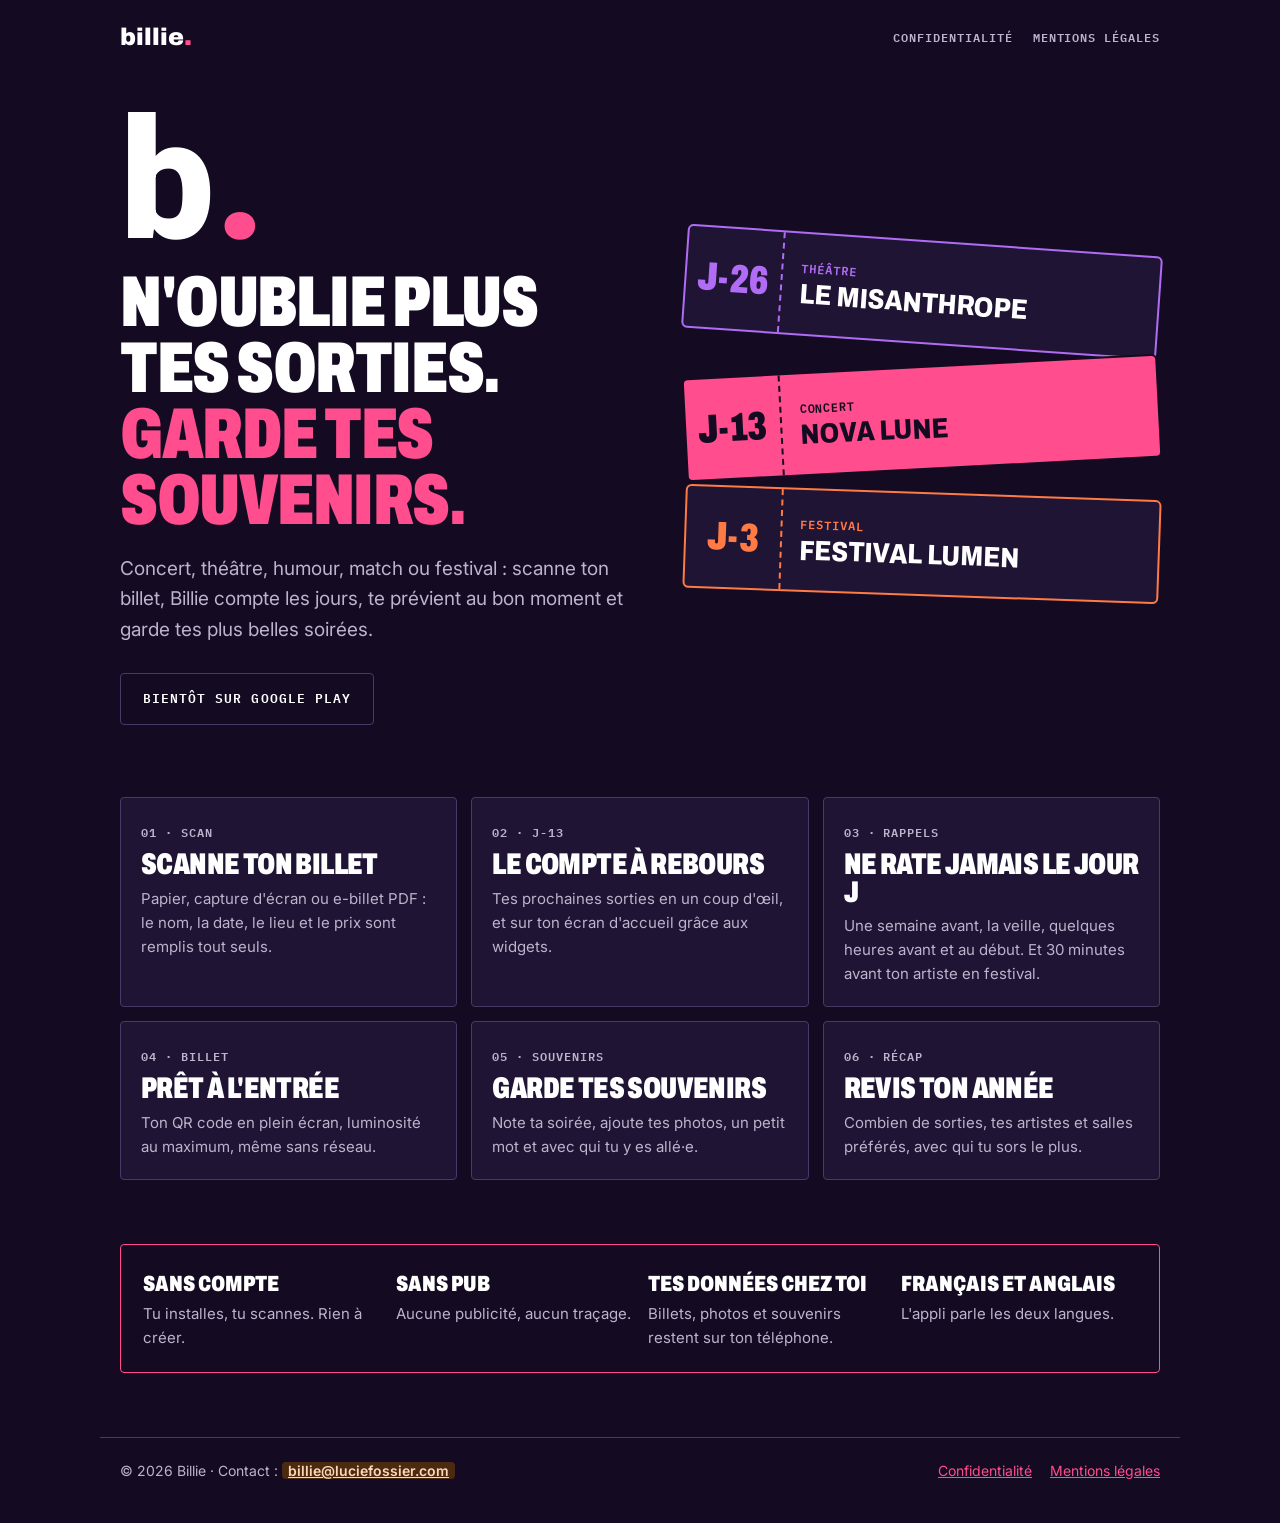
<file: index.html>
<!doctype html>
<html lang="fr">
<head>
<meta charset="utf-8">
<meta name="viewport" content="width=device-width, initial-scale=1">
<title>Billie : n'oublie plus tes sorties</title>
<meta name="description" content="Billie, l'appli Android pour scanner tes billets de concert, théâtre, humour, sport et festival : compte à rebours, rappels, widgets et souvenirs. Sans compte, sans pub, tes données restent sur ton téléphone.">
<meta property="og:title" content="Billie : n'oublie plus tes sorties">
<meta property="og:description" content="Scanne tes billets, suis le compte à rebours, garde tes souvenirs.">
<meta name="theme-color" content="#140B22">
<link rel="preconnect" href="https://fonts.googleapis.com">
<link rel="preconnect" href="https://fonts.gstatic.com" crossorigin>
<link rel="stylesheet" href="https://fonts.googleapis.com/css2?family=Archivo:wdth,wght@62..125,700..900&family=IBM+Plex+Mono:wght@600&family=Inter:wght@400;600&family=Roboto:wght@900&display=swap">
<link rel="icon" href="favicon.svg" type="image/svg+xml">
<link rel="stylesheet" href="style.css">
</head>
<body>
<header class="site">
  <a class="logo" href="./">billie<span>.</span></a>
  <nav aria-label="Navigation principale"><a href="confidentialite.html">Confidentialité</a><a href="mentions-legales.html">Mentions légales</a></nav>
</header>

<main>
  <section class="hero">
    <div>
      <p class="mark" aria-hidden="true">b<span class="dot">.</span></p>
      <h1 class="big">N'oublie plus tes sorties.<br><span class="dot">Garde tes souvenirs.</span></h1>
      <p class="lead">Concert, théâtre, humour, match ou festival : scanne ton billet, Billie compte les jours, te prévient au bon moment et garde tes plus belles soirées.</p>
      <span class="btn soon" aria-label="Bientôt disponible sur Google Play">Bientôt sur Google Play</span>
    </div>
    <div class="stubs" aria-hidden="true">
      <div class="stub s1"><span class="j">J-26</span><span class="t"><span class="cap">Théâtre</span><b>Le Misanthrope</b></span></div>
      <div class="stub s2 hot"><span class="j">J-13</span><span class="t"><span class="cap">Concert</span><b>Nova Lune</b></span></div>
      <div class="stub s3"><span class="j">J-3</span><span class="t"><span class="cap">Festival</span><b>Festival Lumen</b></span></div>
    </div>
  </section>

  <section class="features" aria-label="Fonctionnalités">
    <article class="feature"><span class="cap">01 · Scan</span><h2 class="big">Scanne ton billet</h2><p>Papier, capture d'écran ou e-billet PDF : le nom, la date, le lieu et le prix sont remplis tout seuls.</p></article>
    <article class="feature"><span class="cap">02 · J-13</span><h2 class="big">Le compte à rebours</h2><p>Tes prochaines sorties en un coup d'œil, et sur ton écran d'accueil grâce aux widgets.</p></article>
    <article class="feature"><span class="cap">03 · Rappels</span><h2 class="big">Ne rate jamais le jour J</h2><p>Une semaine avant, la veille, quelques heures avant et au début. Et 30 minutes avant ton artiste en festival.</p></article>
    <article class="feature"><span class="cap">04 · Billet</span><h2 class="big">Prêt à l'entrée</h2><p>Ton QR code en plein écran, luminosité au maximum, même sans réseau.</p></article>
    <article class="feature"><span class="cap">05 · Souvenirs</span><h2 class="big">Garde tes souvenirs</h2><p>Note ta soirée, ajoute tes photos, un petit mot et avec qui tu y es allé·e.</p></article>
    <article class="feature"><span class="cap">06 · Récap</span><h2 class="big">Revis ton année</h2><p>Combien de sorties, tes artistes et salles préférés, avec qui tu sors le plus.</p></article>
  </section>

  <section class="promise" aria-label="Nos engagements">
    <div>
      <p><strong>Sans compte</strong>Tu installes, tu scannes. Rien à créer.</p>
      <p><strong>Sans pub</strong>Aucune publicité, aucun traçage.</p>
      <p><strong>Tes données chez toi</strong>Billets, photos et souvenirs restent sur ton téléphone.</p>
      <p><strong>Français et anglais</strong>L'appli parle les deux langues.</p>
    </div>
  </section>
</main>

<footer class="site">
  <span>© 2026 Billie · Contact : <a class="todo" href="mailto:billie@luciefossier.com">billie@luciefossier.com</a></span>
  <nav aria-label="Liens légaux"><a href="confidentialite.html">Confidentialité</a><a href="mentions-legales.html">Mentions légales</a></nav>
</footer>
</body>
</html>
</file>
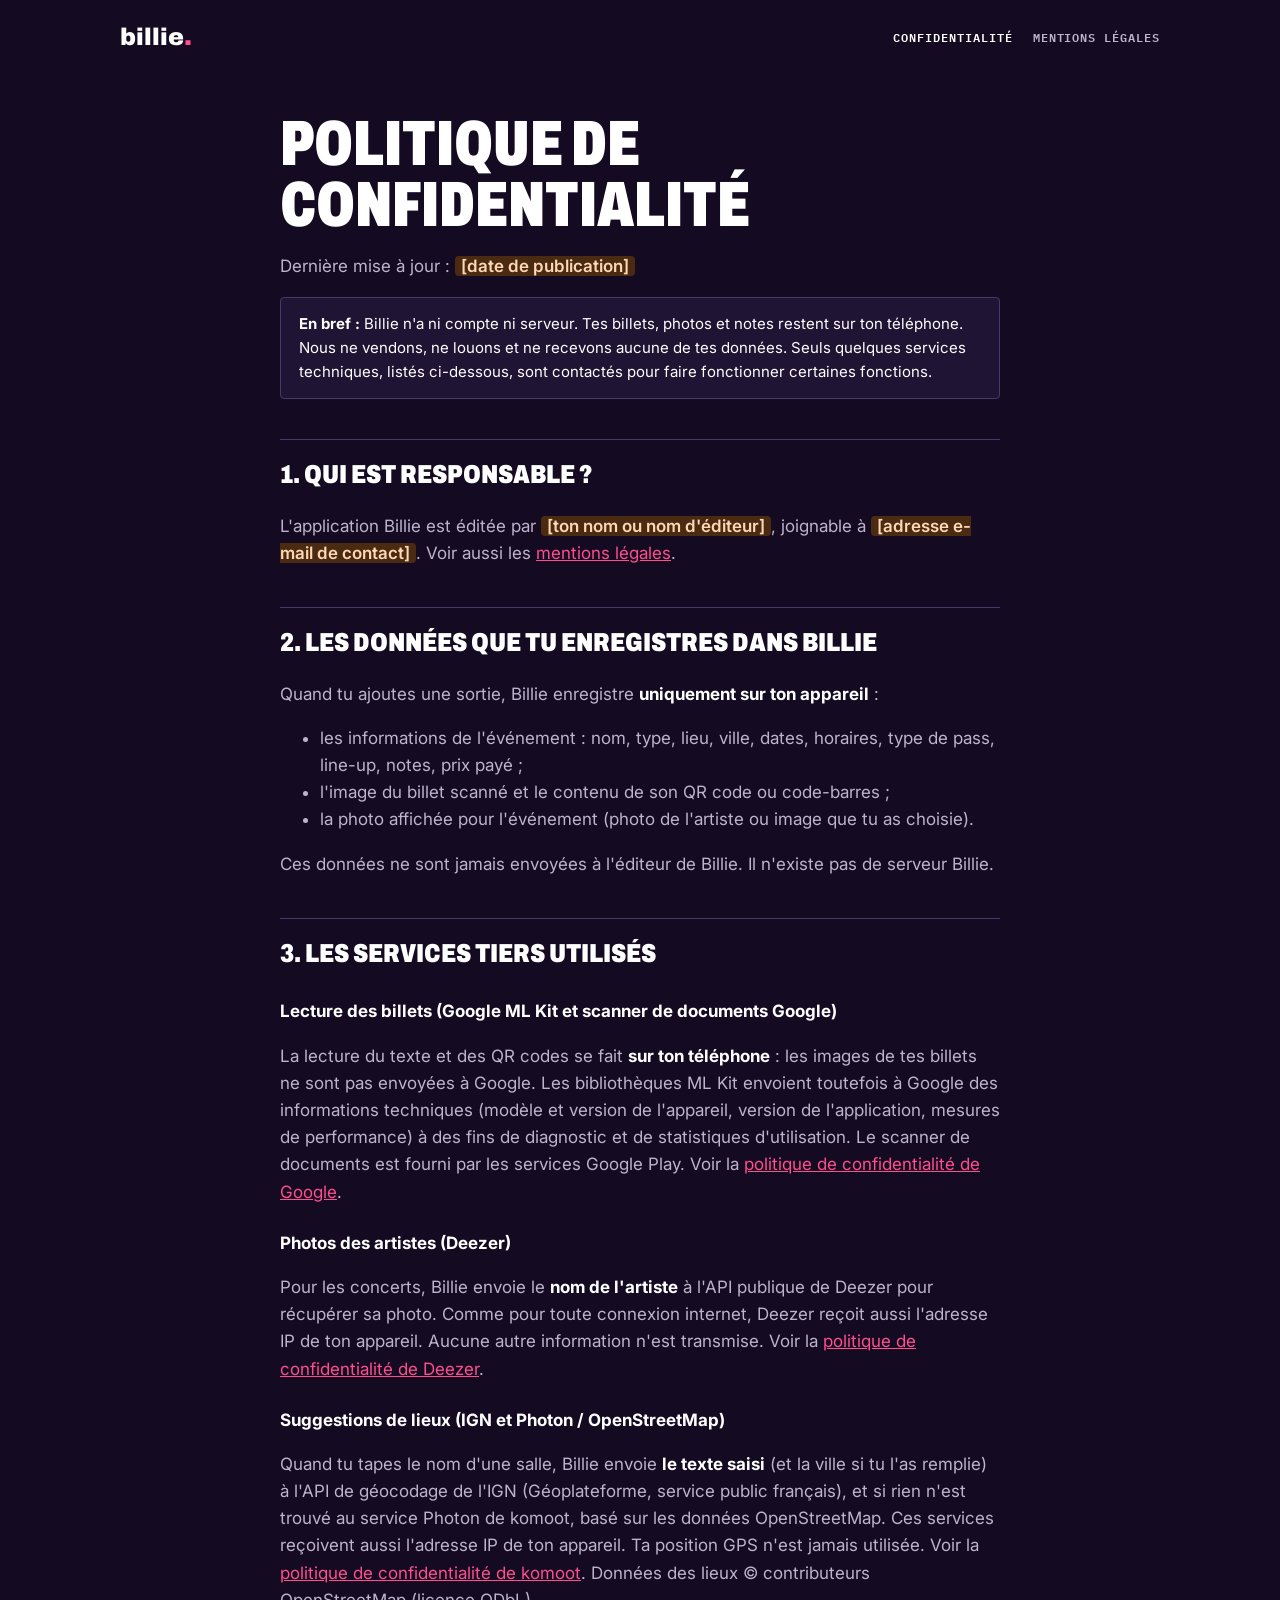
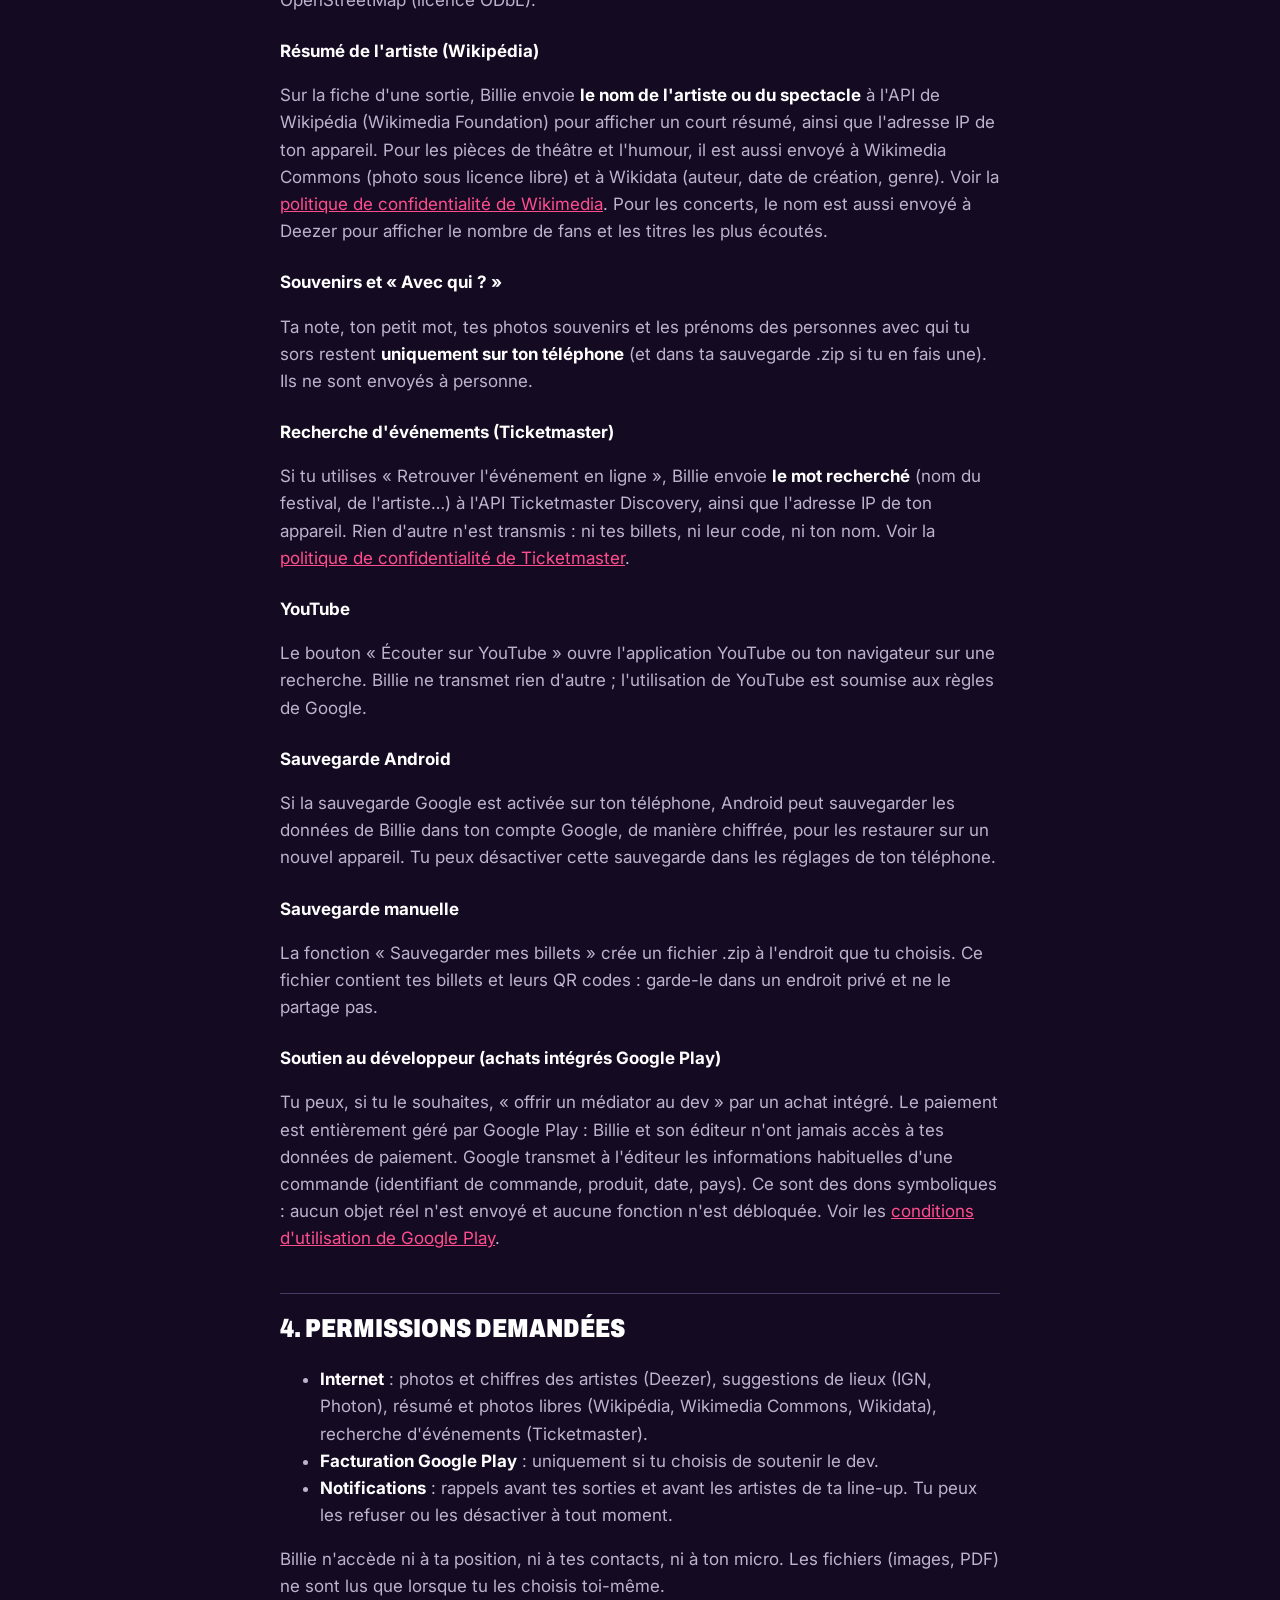
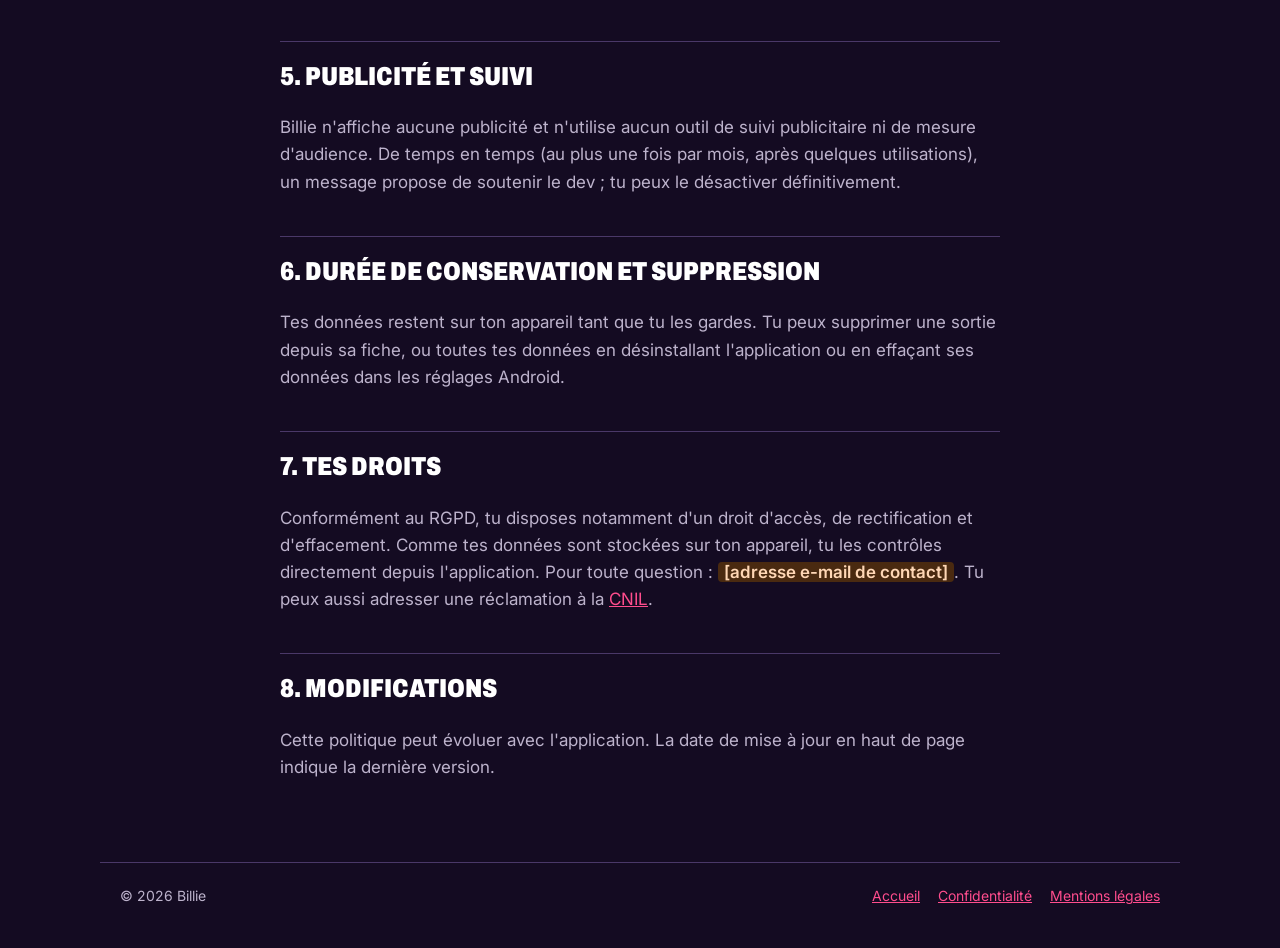
<file: confidentialite.html>
<!doctype html>
<html lang="fr">
<head>
<meta charset="utf-8">
<meta name="viewport" content="width=device-width, initial-scale=1">
<title>Politique de confidentialité – Billie</title>
<link rel="preconnect" href="https://fonts.googleapis.com">
<link rel="preconnect" href="https://fonts.gstatic.com" crossorigin>
<link rel="stylesheet" href="https://fonts.googleapis.com/css2?family=Archivo:wdth,wght@62..125,700..900&family=IBM+Plex+Mono:wght@600&family=Inter:wght@400;600&family=Roboto:wght@900&display=swap">
<link rel="icon" href="favicon.svg" type="image/svg+xml">
<link rel="stylesheet" href="style.css">
<meta name="theme-color" content="#140B22">
</head>
<body>
<header class="site">
  <a class="logo" href="./">billie<span>.</span></a>
  <nav aria-label="Navigation principale"><a href="confidentialite.html" aria-current="page">Confidentialité</a><a href="mentions-legales.html">Mentions légales</a></nav>
</header>
<main class="wrap">
  <h1>Politique de confidentialité</h1>
  <p>Dernière mise à jour : <span class="todo">[date de publication]</span></p>

  <div class="note"><strong>En bref :</strong> Billie n'a ni compte ni serveur. Tes billets, photos et notes restent sur ton téléphone. Nous ne vendons, ne louons et ne recevons aucune de tes données. Seuls quelques services techniques, listés ci-dessous, sont contactés pour faire fonctionner certaines fonctions.</div>

  <h2>1. Qui est responsable ?</h2>
  <p>L'application Billie est éditée par <span class="todo">[ton nom ou nom d'éditeur]</span>, joignable à <span class="todo">[adresse e-mail de contact]</span>. Voir aussi les <a href="mentions-legales.html">mentions légales</a>.</p>

  <h2>2. Les données que tu enregistres dans Billie</h2>
  <p>Quand tu ajoutes une sortie, Billie enregistre <strong>uniquement sur ton appareil</strong> :</p>
  <ul>
    <li>les informations de l'événement : nom, type, lieu, ville, dates, horaires, type de pass, line-up, notes, prix payé ;</li>
    <li>l'image du billet scanné et le contenu de son QR code ou code-barres ;</li>
    <li>la photo affichée pour l'événement (photo de l'artiste ou image que tu as choisie).</li>
  </ul>
  <p>Ces données ne sont jamais envoyées à l'éditeur de Billie. Il n'existe pas de serveur Billie.</p>

  <h2>3. Les services tiers utilisés</h2>
  <h3>Lecture des billets (Google ML Kit et scanner de documents Google)</h3>
  <p>La lecture du texte et des QR codes se fait <strong>sur ton téléphone</strong> : les images de tes billets ne sont pas envoyées à Google. Les bibliothèques ML Kit envoient toutefois à Google des informations techniques (modèle et version de l'appareil, version de l'application, mesures de performance) à des fins de diagnostic et de statistiques d'utilisation. Le scanner de documents est fourni par les services Google Play. Voir la <a href="https://policies.google.com/privacy">politique de confidentialité de Google</a>.</p>
  <h3>Photos des artistes (Deezer)</h3>
  <p>Pour les concerts, Billie envoie le <strong>nom de l'artiste</strong> à l'API publique de Deezer pour récupérer sa photo. Comme pour toute connexion internet, Deezer reçoit aussi l'adresse IP de ton appareil. Aucune autre information n'est transmise. Voir la <a href="https://www.deezer.com/legal/personal-datas">politique de confidentialité de Deezer</a>.</p>
  <h3>Suggestions de lieux (IGN et Photon / OpenStreetMap)</h3>
  <p>Quand tu tapes le nom d'une salle, Billie envoie <strong>le texte saisi</strong> (et la ville si tu l'as remplie) à l'API de géocodage de l'IGN (Géoplateforme, service public français), et si rien n'est trouvé au service Photon de komoot, basé sur les données OpenStreetMap. Ces services reçoivent aussi l'adresse IP de ton appareil. Ta position GPS n'est jamais utilisée. Voir la <a href="https://www.komoot.com/privacy">politique de confidentialité de komoot</a>. Données des lieux © contributeurs OpenStreetMap (licence ODbL).</p>
  <h3>Résumé de l'artiste (Wikipédia)</h3>
  <p>Sur la fiche d'une sortie, Billie envoie <strong>le nom de l'artiste ou du spectacle</strong> à l'API de Wikipédia (Wikimedia Foundation) pour afficher un court résumé, ainsi que l'adresse IP de ton appareil. Pour les pièces de théâtre et l'humour, il est aussi envoyé à Wikimedia Commons (photo sous licence libre) et à Wikidata (auteur, date de création, genre). Voir la <a href="https://foundation.wikimedia.org/wiki/Policy:Privacy_policy">politique de confidentialité de Wikimedia</a>. Pour les concerts, le nom est aussi envoyé à Deezer pour afficher le nombre de fans et les titres les plus écoutés.</p>
  <h3>Souvenirs et « Avec qui ? »</h3>
  <p>Ta note, ton petit mot, tes photos souvenirs et les prénoms des personnes avec qui tu sors restent <strong>uniquement sur ton téléphone</strong> (et dans ta sauvegarde .zip si tu en fais une). Ils ne sont envoyés à personne.</p>
  <h3>Recherche d'événements (Ticketmaster)</h3>
  <p>Si tu utilises « Retrouver l'événement en ligne », Billie envoie <strong>le mot recherché</strong> (nom du festival, de l'artiste…) à l'API Ticketmaster Discovery, ainsi que l'adresse IP de ton appareil. Rien d'autre n'est transmis : ni tes billets, ni leur code, ni ton nom. Voir la <a href="https://www.ticketmaster.fr/static/html/fr/popups/politique-confidentialite.htm">politique de confidentialité de Ticketmaster</a>.</p>
  <h3>YouTube</h3>
  <p>Le bouton « Écouter sur YouTube » ouvre l'application YouTube ou ton navigateur sur une recherche. Billie ne transmet rien d'autre ; l'utilisation de YouTube est soumise aux règles de Google.</p>
  <h3>Sauvegarde Android</h3>
  <p>Si la sauvegarde Google est activée sur ton téléphone, Android peut sauvegarder les données de Billie dans ton compte Google, de manière chiffrée, pour les restaurer sur un nouvel appareil. Tu peux désactiver cette sauvegarde dans les réglages de ton téléphone.</p>
  <h3>Sauvegarde manuelle</h3>
  <p>La fonction « Sauvegarder mes billets » crée un fichier .zip à l'endroit que tu choisis. Ce fichier contient tes billets et leurs QR codes : garde-le dans un endroit privé et ne le partage pas.</p>

  <h3>Soutien au développeur (achats intégrés Google Play)</h3>
  <p>Tu peux, si tu le souhaites, « offrir un médiator au dev » par un achat intégré. Le paiement est entièrement géré par Google Play : Billie et son éditeur n'ont jamais accès à tes données de paiement. Google transmet à l'éditeur les informations habituelles d'une commande (identifiant de commande, produit, date, pays). Ce sont des dons symboliques : aucun objet réel n'est envoyé et aucune fonction n'est débloquée. Voir les <a href="https://play.google.com/about/play-terms/">conditions d'utilisation de Google Play</a>.</p>

  <h2>4. Permissions demandées</h2>
  <ul>
    <li><strong>Internet</strong> : photos et chiffres des artistes (Deezer), suggestions de lieux (IGN, Photon), résumé et photos libres (Wikipédia, Wikimedia Commons, Wikidata), recherche d'événements (Ticketmaster).</li>
    <li><strong>Facturation Google Play</strong> : uniquement si tu choisis de soutenir le dev.</li>
    <li><strong>Notifications</strong> : rappels avant tes sorties et avant les artistes de ta line-up. Tu peux les refuser ou les désactiver à tout moment.</li>
  </ul>
  <p>Billie n'accède ni à ta position, ni à tes contacts, ni à ton micro. Les fichiers (images, PDF) ne sont lus que lorsque tu les choisis toi-même.</p>

  <h2>5. Publicité et suivi</h2>
  <p>Billie n'affiche aucune publicité et n'utilise aucun outil de suivi publicitaire ni de mesure d'audience. De temps en temps (au plus une fois par mois, après quelques utilisations), un message propose de soutenir le dev ; tu peux le désactiver définitivement.</p>

  <h2>6. Durée de conservation et suppression</h2>
  <p>Tes données restent sur ton appareil tant que tu les gardes. Tu peux supprimer une sortie depuis sa fiche, ou toutes tes données en désinstallant l'application ou en effaçant ses données dans les réglages Android.</p>

  <h2>7. Tes droits</h2>
  <p>Conformément au RGPD, tu disposes notamment d'un droit d'accès, de rectification et d'effacement. Comme tes données sont stockées sur ton appareil, tu les contrôles directement depuis l'application. Pour toute question : <span class="todo">[adresse e-mail de contact]</span>. Tu peux aussi adresser une réclamation à la <a href="https://www.cnil.fr/fr/plaintes">CNIL</a>.</p>

  <h2>8. Modifications</h2>
  <p>Cette politique peut évoluer avec l'application. La date de mise à jour en haut de page indique la dernière version.</p>
</main>
<footer class="site">
  <span>© 2026 Billie</span>
  <nav aria-label="Liens"><a href="./">Accueil</a><a href="confidentialite.html">Confidentialité</a><a href="mentions-legales.html">Mentions légales</a></nav>
</footer>
</body>
</html>
</file>
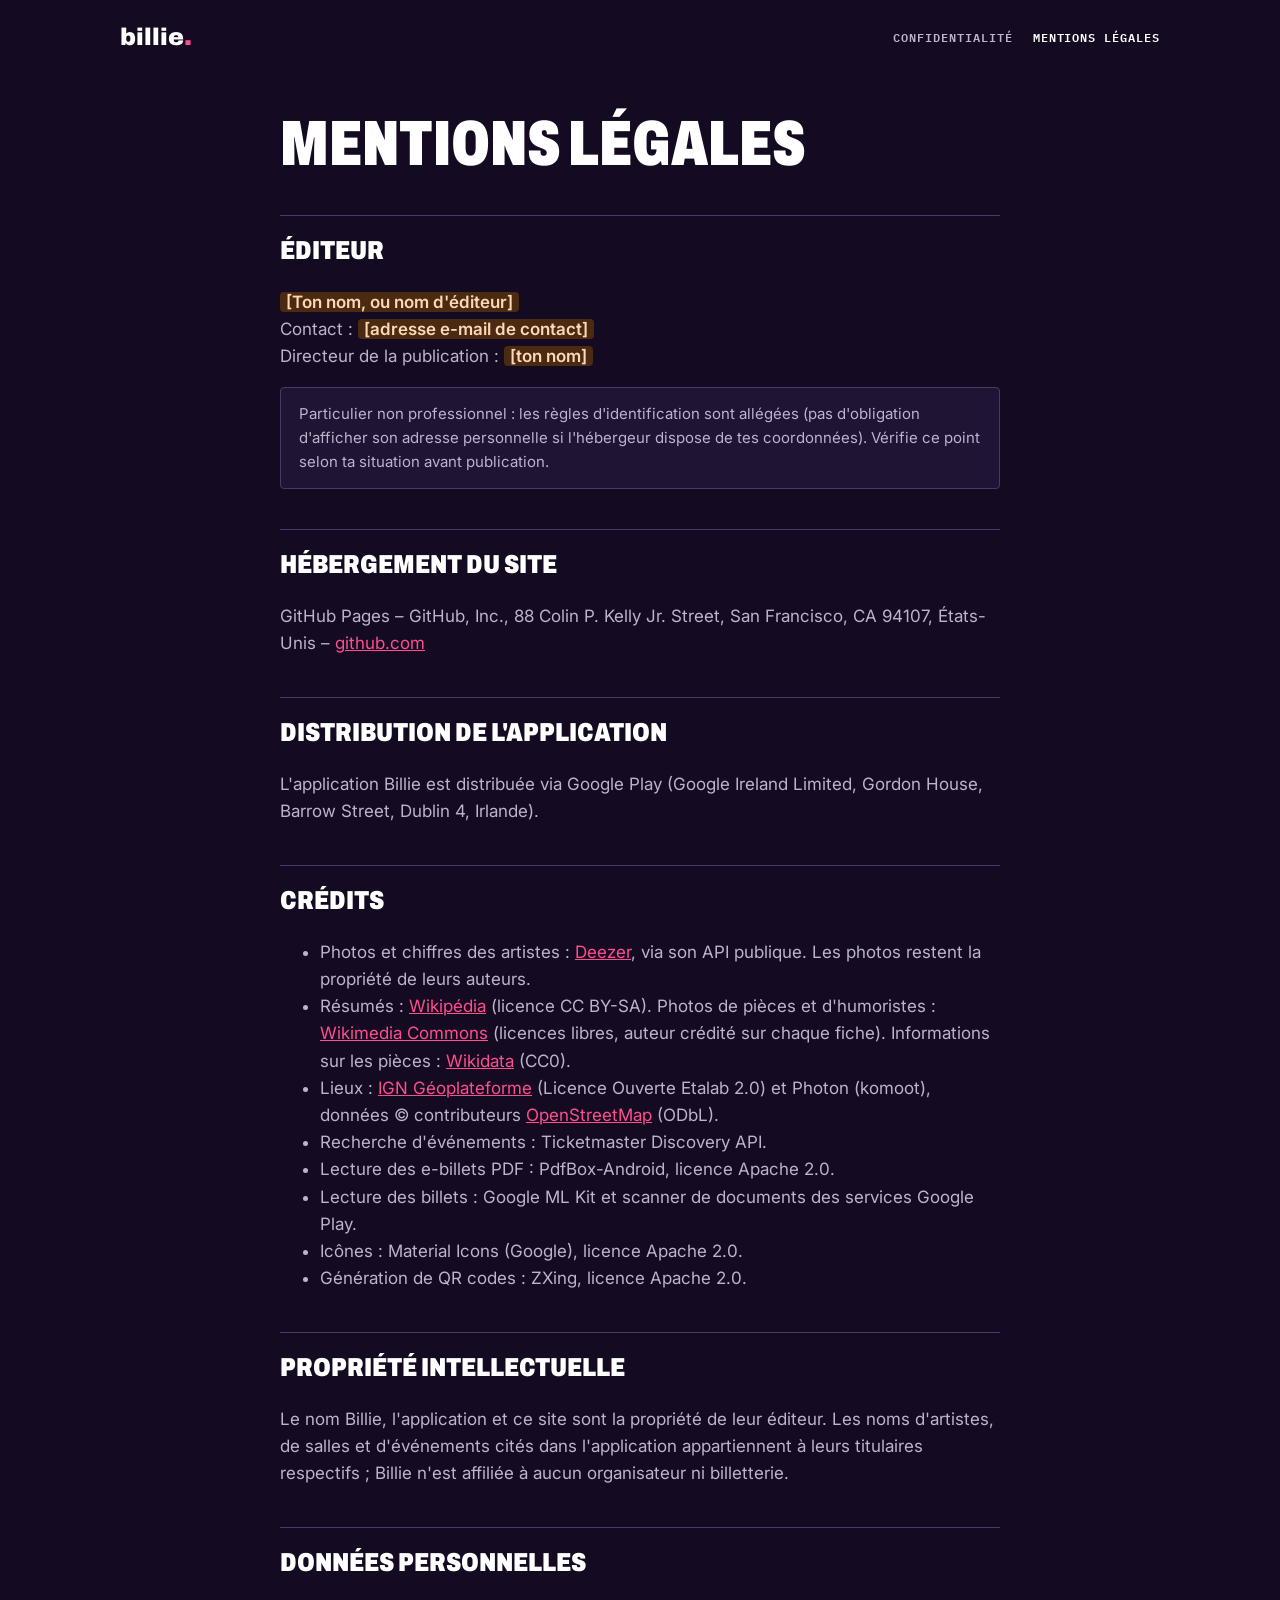
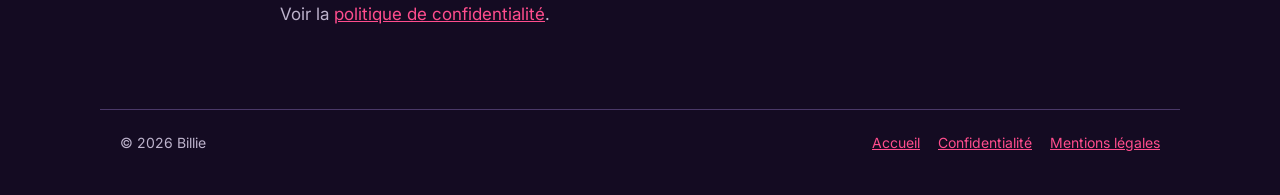
<file: mentions-legales.html>
<!doctype html>
<html lang="fr">
<head>
<meta charset="utf-8">
<meta name="viewport" content="width=device-width, initial-scale=1">
<title>Mentions légales – Billie</title>
<link rel="preconnect" href="https://fonts.googleapis.com">
<link rel="preconnect" href="https://fonts.gstatic.com" crossorigin>
<link rel="stylesheet" href="https://fonts.googleapis.com/css2?family=Archivo:wdth,wght@62..125,700..900&family=IBM+Plex+Mono:wght@600&family=Inter:wght@400;600&family=Roboto:wght@900&display=swap">
<link rel="icon" href="favicon.svg" type="image/svg+xml">
<link rel="stylesheet" href="style.css">
<meta name="theme-color" content="#140B22">
</head>
<body>
<header class="site">
  <a class="logo" href="./">billie<span>.</span></a>
  <nav aria-label="Navigation principale"><a href="confidentialite.html">Confidentialité</a><a href="mentions-legales.html" aria-current="page">Mentions légales</a></nav>
</header>
<main class="wrap">
  <h1>Mentions légales</h1>

  <h2>Éditeur</h2>
  <p><span class="todo">[Ton nom, ou nom d'éditeur]</span><br>
  Contact : <span class="todo">[adresse e-mail de contact]</span><br>
  Directeur de la publication : <span class="todo">[ton nom]</span></p>
  <p class="note">Particulier non professionnel : les règles d'identification sont allégées (pas d'obligation d'afficher son adresse personnelle si l'hébergeur dispose de tes coordonnées). Vérifie ce point selon ta situation avant publication.</p>

  <h2>Hébergement du site</h2>
  <p>GitHub Pages – GitHub, Inc., 88 Colin P. Kelly Jr. Street, San Francisco, CA 94107, États-Unis – <a href="https://github.com">github.com</a></p>

  <h2>Distribution de l'application</h2>
  <p>L'application Billie est distribuée via Google Play (Google Ireland Limited, Gordon House, Barrow Street, Dublin 4, Irlande).</p>

  <h2>Crédits</h2>
  <ul>
    <li>Photos et chiffres des artistes : <a href="https://www.deezer.com">Deezer</a>, via son API publique. Les photos restent la propriété de leurs auteurs.</li>
    <li>Résumés : <a href="https://fr.wikipedia.org">Wikipédia</a> (licence CC BY-SA). Photos de pièces et d'humoristes : <a href="https://commons.wikimedia.org">Wikimedia Commons</a> (licences libres, auteur crédité sur chaque fiche). Informations sur les pièces : <a href="https://www.wikidata.org">Wikidata</a> (CC0).</li>
    <li>Lieux : <a href="https://geoservices.ign.fr">IGN Géoplateforme</a> (Licence Ouverte Etalab 2.0) et Photon (komoot), données © contributeurs <a href="https://www.openstreetmap.org/copyright">OpenStreetMap</a> (ODbL).</li>
    <li>Recherche d'événements : Ticketmaster Discovery API.</li>
    <li>Lecture des e-billets PDF : PdfBox-Android, licence Apache 2.0.</li>
    <li>Lecture des billets : Google ML Kit et scanner de documents des services Google Play.</li>
    <li>Icônes : Material Icons (Google), licence Apache 2.0.</li>
    <li>Génération de QR codes : ZXing, licence Apache 2.0.</li>
  </ul>

  <h2>Propriété intellectuelle</h2>
  <p>Le nom Billie, l'application et ce site sont la propriété de leur éditeur. Les noms d'artistes, de salles et d'événements cités dans l'application appartiennent à leurs titulaires respectifs ; Billie n'est affiliée à aucun organisateur ni billetterie.</p>

  <h2>Données personnelles</h2>
  <p>Voir la <a href="confidentialite.html">politique de confidentialité</a>.</p>
</main>
<footer class="site">
  <span>© 2026 Billie</span>
  <nav aria-label="Liens"><a href="./">Accueil</a><a href="confidentialite.html">Confidentialité</a><a href="mentions-legales.html">Mentions légales</a></nav>
</footer>
</body>
</html>
</file>
<file: style.css>
/* Billie : site vitrine (couleurs et polices de l'appli) */
:root{
  --bg:#140B22;--card:#1F1433;--line:#4A3868;--text:#FFFFFF;--muted:#BDB3CC;
  --pink:#FF4D8D;--violet:#B06CF5;--orange:#FF7A45;
  --display:"Archivo","Arial Narrow",sans-serif;--mono:"IBM Plex Mono",ui-monospace,monospace;
}
*{box-sizing:border-box}
html{scroll-behavior:smooth}
body{margin:0;background:var(--bg);color:var(--text);font-family:Inter,system-ui,-apple-system,"Segoe UI",sans-serif;line-height:1.6;font-size:17px}
a{color:var(--pink)}a:hover{color:#FF7AA8}
a:focus-visible,button:focus-visible{outline:2px solid var(--pink);outline-offset:3px;border-radius:4px}

/* En-tête commun */
header.site{display:flex;align-items:center;justify-content:space-between;gap:16px;flex-wrap:wrap;padding:18px 20px;max-width:1080px;margin:0 auto}
.logo{font-family:var(--display);font-weight:900;font-size:24px;color:var(--text);text-decoration:none}
.logo span,.dot{color:var(--pink)}
header.site nav{display:flex;gap:20px;flex-wrap:wrap}
header.site nav a{font-family:var(--mono);font-size:12px;font-weight:600;letter-spacing:.08em;text-transform:uppercase;color:var(--muted);text-decoration:none}
header.site nav a:hover,header.site nav a[aria-current]{color:var(--text)}

/* Titres façon billet */
.cap{font-family:var(--mono);font-size:12px;font-weight:600;letter-spacing:.08em;text-transform:uppercase;color:var(--muted)}
.big{font-family:var(--display);font-weight:900;font-stretch:70%;text-transform:uppercase;line-height:.92;letter-spacing:-.02em;margin:0}

/* Accueil */
.hero{max-width:1080px;margin:0 auto;padding:40px 20px 56px;display:grid;grid-template-columns:minmax(0,1.1fr) minmax(0,1fr);gap:40px;align-items:center}
.hero .mark{font-family:Roboto,Arial,sans-serif;font-weight:900;font-size:clamp(96px,16vw,168px);line-height:.8;margin:0 0 20px}
.hero h1{font-size:clamp(40px,7vw,72px)}
.hero .lead{color:var(--muted);font-size:19px;max-width:30em;margin:20px 0 28px}
.btn{display:inline-flex;align-items:center;gap:10px;min-height:52px;padding:0 22px;border-radius:4px;background:var(--pink);color:var(--bg);font-family:var(--mono);font-size:13px;font-weight:600;letter-spacing:.08em;text-transform:uppercase;text-decoration:none}
.btn:hover{color:var(--bg);background:#FF6FA3}
.btn.soon{background:transparent;color:var(--text);border:1.5px solid var(--line);cursor:default}
.stubs{position:relative;height:380px}
.stub{position:absolute;left:0;right:0;display:flex;min-height:104px;background:var(--card);border:2px solid var(--c);border-radius:6px;color:var(--text)}
.stub .j{width:96px;display:flex;align-items:center;justify-content:center;color:var(--c);font-family:var(--display);font-weight:900;font-stretch:70%;font-size:40px;border-right:2px dashed var(--c)}
.stub .t{padding:16px 18px;display:flex;flex-direction:column;justify-content:center;gap:2px}
.stub .t b{font-family:var(--display);font-weight:800;font-stretch:85%;font-size:28px;text-transform:uppercase;line-height:1}
.stub .t .cap{color:var(--c)}
.stub.hot{background:var(--pink);border-color:var(--bg);color:var(--bg)}
.stub.hot .j,.stub.hot .t .cap{color:var(--bg);border-color:var(--bg)}
.s1{--c:var(--violet);top:10px;transform:rotate(4deg)}
.s2{--c:var(--pink);top:136px;transform:rotate(-3deg)}
.s3{--c:var(--orange);top:262px;transform:rotate(2deg)}

.features{max-width:1080px;margin:0 auto;padding:16px 20px 64px;display:grid;grid-template-columns:repeat(auto-fit,minmax(300px,1fr));gap:14px}
.feature{background:var(--card);border:1.5px solid var(--line);border-radius:4px;padding:20px}
.feature h2{font-size:30px;margin:6px 0 8px}
.feature p{margin:0;color:var(--muted);font-size:15px}
.promise{max-width:1080px;margin:0 auto 64px;padding:0 20px}
.promise div{border:1.5px solid var(--pink);border-radius:4px;padding:22px;display:grid;grid-template-columns:repeat(auto-fit,minmax(200px,1fr));gap:16px}
.promise p{margin:0;color:var(--muted);font-size:15px}
.promise strong{display:block;color:var(--text);font-family:var(--display);font-weight:900;font-stretch:75%;text-transform:uppercase;font-size:22px}

/* Pages de texte (confidentialité, mentions) */
.wrap{max-width:760px;margin:0 auto;padding:24px 20px 64px}
.wrap h1{font-family:var(--display);font-weight:900;font-stretch:70%;text-transform:uppercase;font-size:clamp(40px,8vw,64px);line-height:.95;margin:16px 0 12px}
.wrap h2{font-family:var(--display);font-weight:900;font-stretch:80%;text-transform:uppercase;font-size:26px;margin:40px 0 8px;padding-top:14px;border-top:1.5px solid var(--line)}
.wrap h3{font-size:17px;margin:24px 0 4px}
.wrap p,.wrap li{color:var(--muted)}
strong{color:var(--text)}
.note{background:var(--card);border:1.5px solid var(--line);border-radius:4px;padding:14px 18px;font-size:15px}
.todo{background:#4A2A10;color:#FFD7B5;border-radius:4px;padding:0 6px;font-weight:600}

footer.site{max-width:1080px;margin:0 auto;padding:22px 20px 40px;border-top:1.5px solid var(--line);display:flex;justify-content:space-between;gap:12px;flex-wrap:wrap;font-size:14px;color:var(--muted)}
footer.site nav{display:flex;gap:18px;flex-wrap:wrap}

@media (max-width:760px){
  .hero{grid-template-columns:1fr;padding-top:16px}
  .stubs{height:360px;max-width:420px}
  .stub .t b{font-size:22px}
}
@media (prefers-reduced-motion:reduce){html{scroll-behavior:auto}}
</file>
